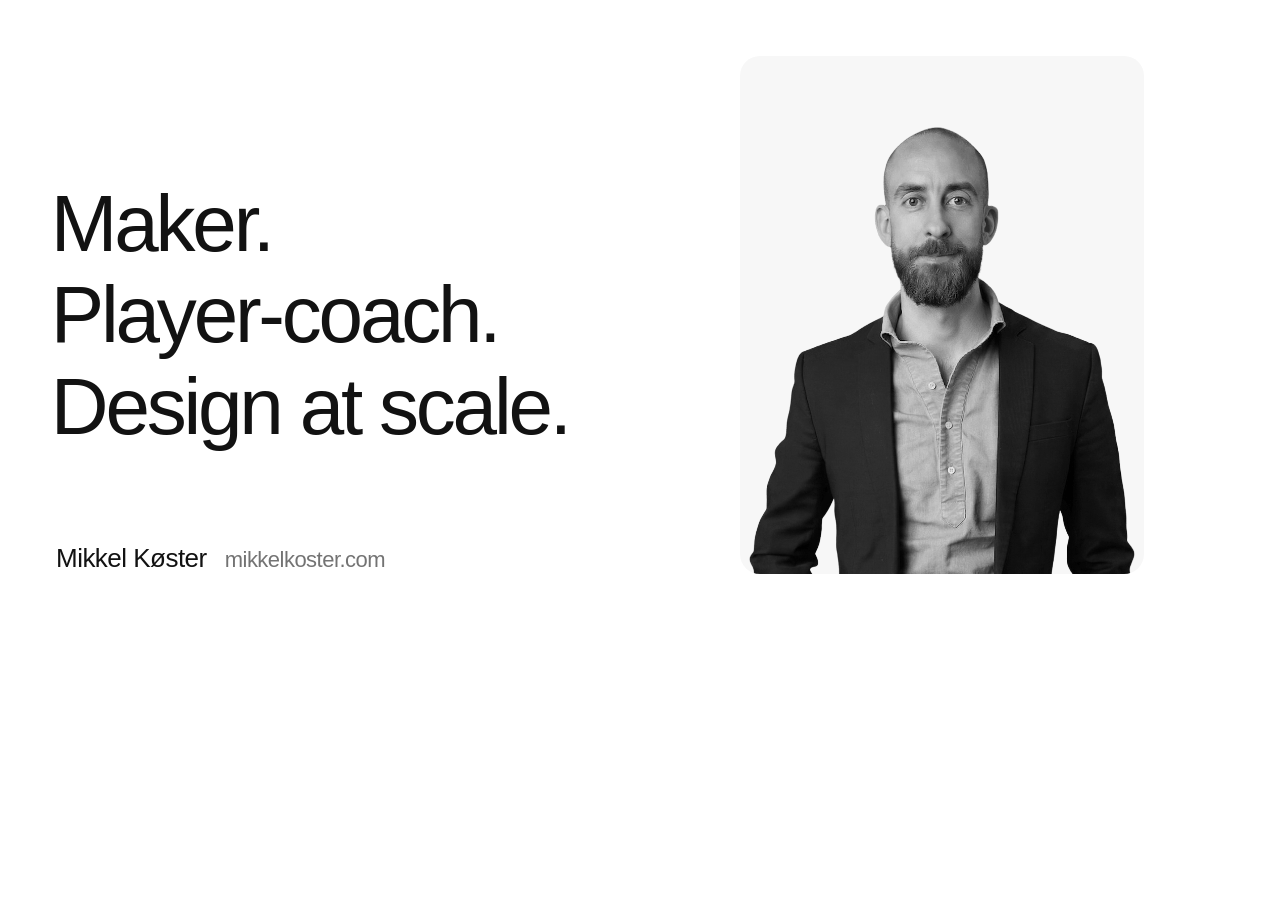
<file: og-card.html>
<!DOCTYPE html><html><head><meta charset="utf-8">
<!-- Source for public/meta/og-image.png. Render at exactly 1200x630:
     Chrome --headless --window-size=1200,630 --force-device-scale-factor=2
     --screenshot, then downsample to 1200x630. -->
<link rel="preconnect" href="https://api.fontshare.com" crossorigin>
<link rel="stylesheet" href="https://api.fontshare.com/v2/css?f[]=general-sans@400,500&display=swap">
<style>
  :root{ --ink:#121212; --ink-55:rgba(0,0,0,0.55); --surface:#f7f7f7; --green:#16a34a; }
  *{margin:0;padding:0;box-sizing:border-box}
  html,body{width:1200px;height:630px;background:#fff;overflow:hidden}
  body{
    font-family:'General Sans',sans-serif;
    color:var(--ink);
    display:flex; align-items:stretch; gap:56px;
    padding:56px;
    -webkit-font-smoothing:antialiased;
  }
  .text{ flex:1; display:flex; flex-direction:column; justify-content:center;
         position:relative; }

  h1{
    font-size:80px; font-weight:400; line-height:1.14; letter-spacing:-0.04em;
    /* the site's optical pull — General Sans has a 0.081em left side bearing,
       so the box lines up but the ink does not */
    margin-left:-0.065em;
  }

  .sign{
    position:absolute; left:0; bottom:0;
    display:flex; align-items:baseline; gap:18px;
    font-size:26px; letter-spacing:-0.02em;
  }
  .sign b{ font-weight:500; }
  /* A step down rather than the same size in grey — at 26px two identical
     sizes read as one string broken by a gap. */
  .sign span{ color:var(--ink-55); font-weight:400; font-size:22px; }

  /* Same panel as .hero__figure: surface ground, 20px radius, a ratio wider
     than the plate's 0.489 so cover crops the bottom and never the arms. */
  .figure{
    flex:0 0 auto; align-self:center;
    height:100%; aspect-ratio:0.78;
    background:var(--surface); border-radius:20px;
    overflow:hidden; position:relative;
  }
  .figure img{
    position:absolute; inset:0;
    width:100%; height:100%;
    object-fit:cover; object-position:center 8%;
    filter:grayscale(1) contrast(1.03);
  }
</style></head>
<body>
  <div class="text">
    <h1>Maker.<br>Player-coach.<br>Design at scale.</h1>
    <p class="sign"><b>Mikkel Køster</b><span>mikkelkoster.com</span></p>
  </div>
  <div class="figure">
    <img src="public/images/main/main-photo-mikkel.png" alt="">
  </div>
</body></html>
</file>
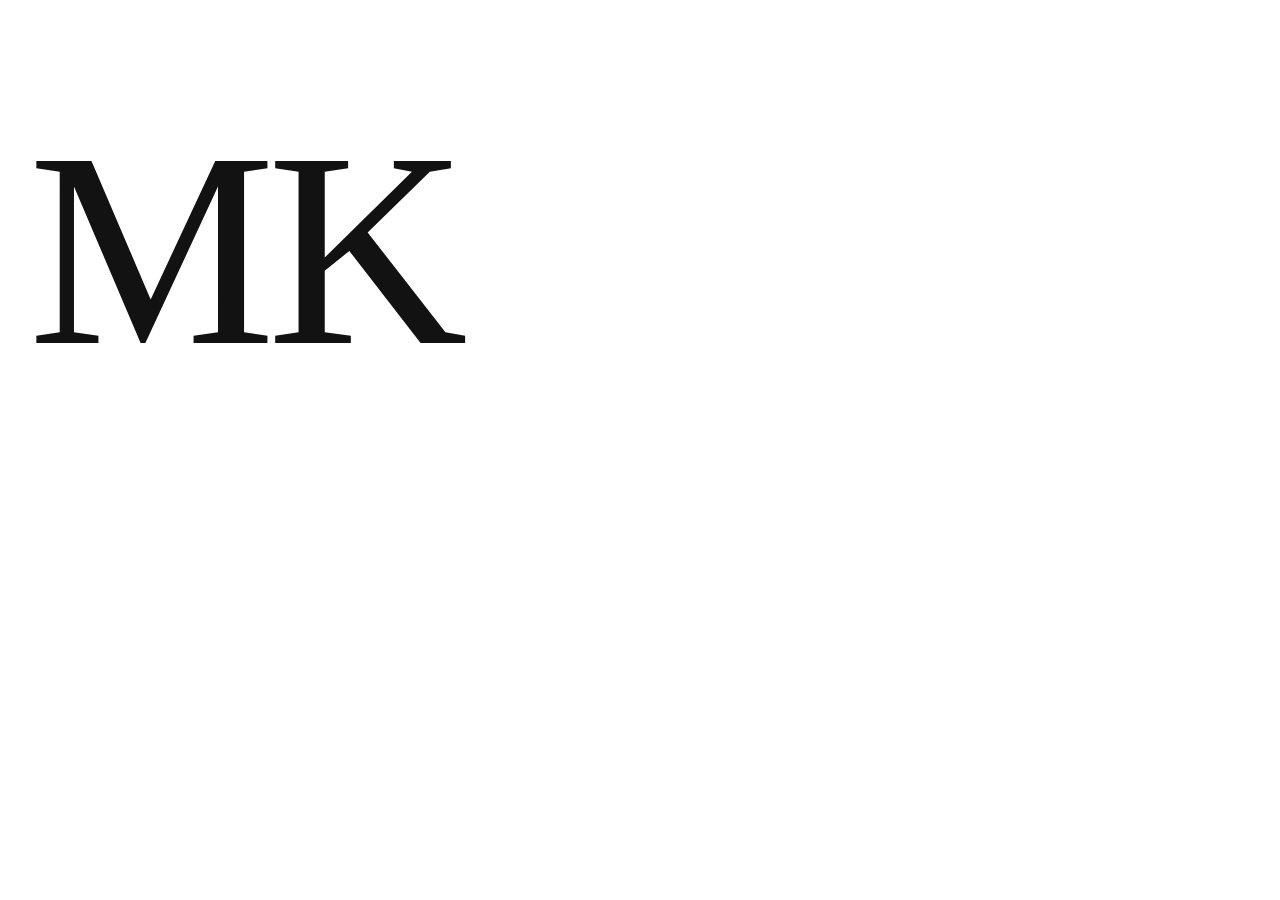
<file: public/meta/favicon-source.html>
<!DOCTYPE html><html><head><meta charset="utf-8">
<!-- Reference only. favicon.svg is the master: the M and K are outlined from
     GeneralSans-Medium.otf at these exact values, so it carries no font
     dependency, and every PNG here is rasterised from it. -->
<link rel="preconnect" href="https://api.fontshare.com" crossorigin>
<link rel="stylesheet" href="https://api.fontshare.com/v2/css?f[]=general-sans@500&display=swap">
<style>
  html,body{margin:0;padding:0;width:512px;height:512px;background:#fff;}
  body{display:flex;align-items:center;justify-content:center;
       -webkit-font-smoothing:antialiased;}
  .mk{
    font-family:'General Sans';
    font-weight:500;
    font-size:278px;
    letter-spacing:-0.03em;
    color:#121212;
    line-height:1;
    /* the same optical pull the site's display type uses — General Sans
       carries a 0.081em left side bearing, and tracking adds a right gap */
    /* optical centring: measured off the raster, not the box —
       General Sans' M carries a left side bearing and the tracking leaves a
       trailing gap after the K, so the glyph pair sits right of centre. */
    transform:translate(-12px,-7px);
  }
</style></head><body><div class="mk">MK</div></body></html>
</file>
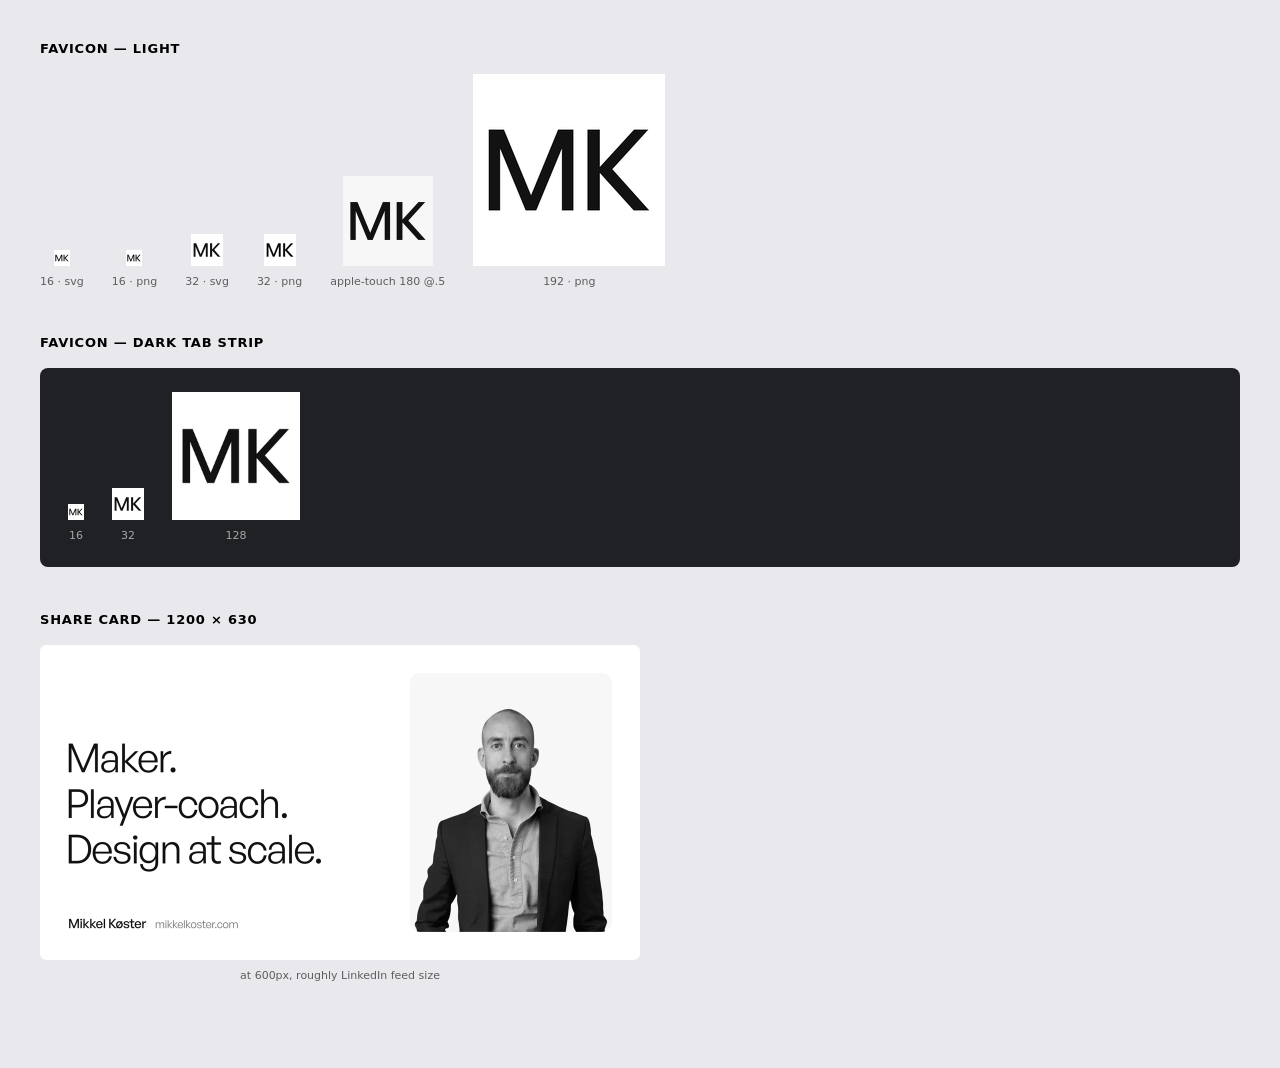
<file: public/meta/preview.html>
<!DOCTYPE html>
<html>
<head><meta charset="utf-8"><style>
body { background: #e9e9ed; font: 13px/1.4 system-ui, sans-serif; padding: 40px; margin: 0; }
h2 { font-size: 13px; font-weight: 600; margin: 0 0 16px; text-transform: uppercase; letter-spacing: .06em; }
.row { display: flex; gap: 28px; align-items: flex-end; margin-bottom: 44px; flex-wrap: wrap; }
.row.dark { background: #202124; padding: 24px 28px; border-radius: 8px; color: #fff; }
figure { margin: 0; text-align: center; }
img { display: block; margin: 0 auto 8px; }
figcaption { opacity: .6; font-size: 11px; }
.og img { width: 600px; height: 315px; border-radius: 6px; }
</style></head>
<body>
  <h2>Favicon — light</h2>
  <div class="row">
    <figure><img src="favicon.svg" width="16" height="16"><figcaption>16 · svg</figcaption></figure>
    <figure><img src="favicon-32.png" width="16" height="16"><figcaption>16 · png</figcaption></figure>
    <figure><img src="favicon.svg" width="32" height="32"><figcaption>32 · svg</figcaption></figure>
    <figure><img src="favicon-32.png" width="32" height="32"><figcaption>32 · png</figcaption></figure>
    <figure><img src="apple-touch-icon.png" width="90" height="90"><figcaption>apple-touch 180 @.5</figcaption></figure>
    <figure><img src="favicon-192.png" width="192" height="192"><figcaption>192 · png</figcaption></figure>
  </div>

  <h2>Favicon — dark tab strip</h2>
  <div class="row dark">
    <figure><img src="favicon.svg" width="16" height="16"><figcaption>16</figcaption></figure>
    <figure><img src="favicon.svg" width="32" height="32"><figcaption>32</figcaption></figure>
    <figure><img src="favicon-192.png" width="128" height="128"><figcaption>128</figcaption></figure>
  </div>

  <h2>Share card — 1200 × 630</h2>
  <div class="row og"><figure><img src="og-image.png"><figcaption>at 600px, roughly LinkedIn feed size</figcaption></figure></div>
</body>
</html>
</file>
